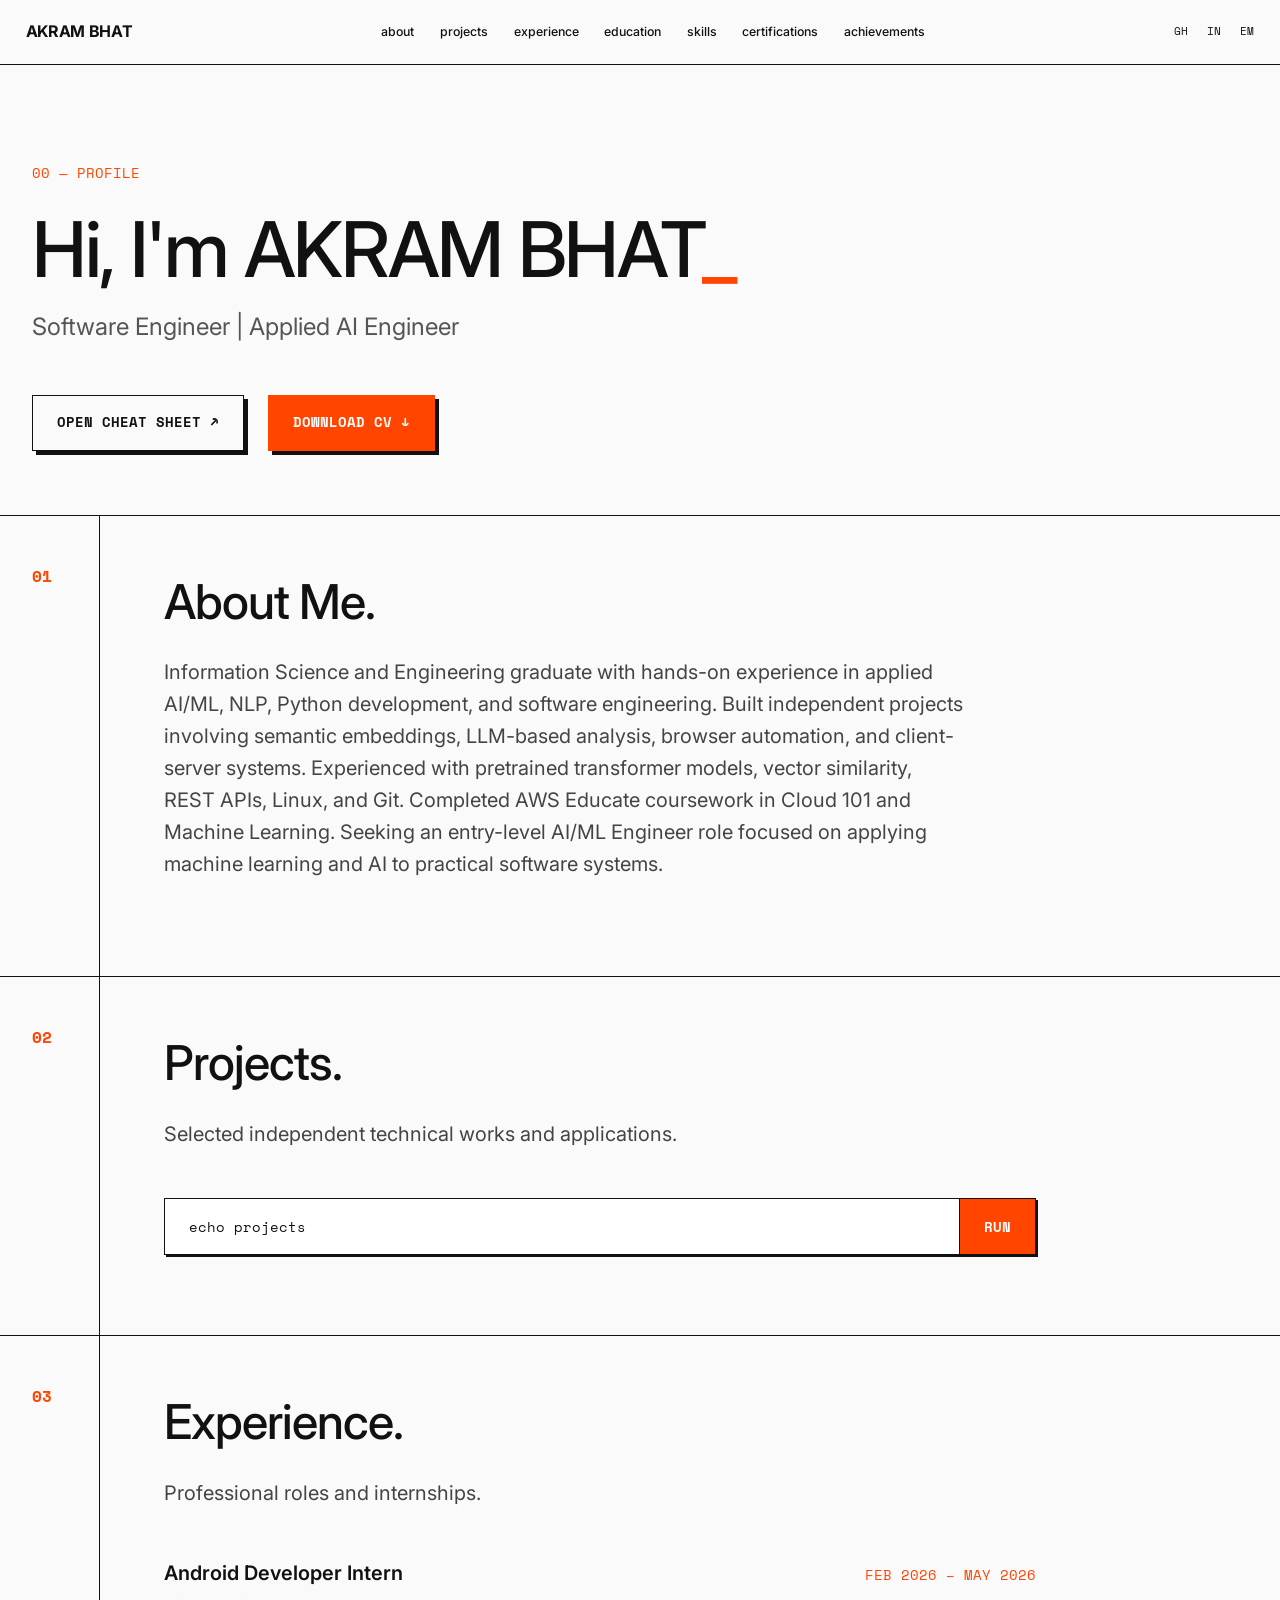
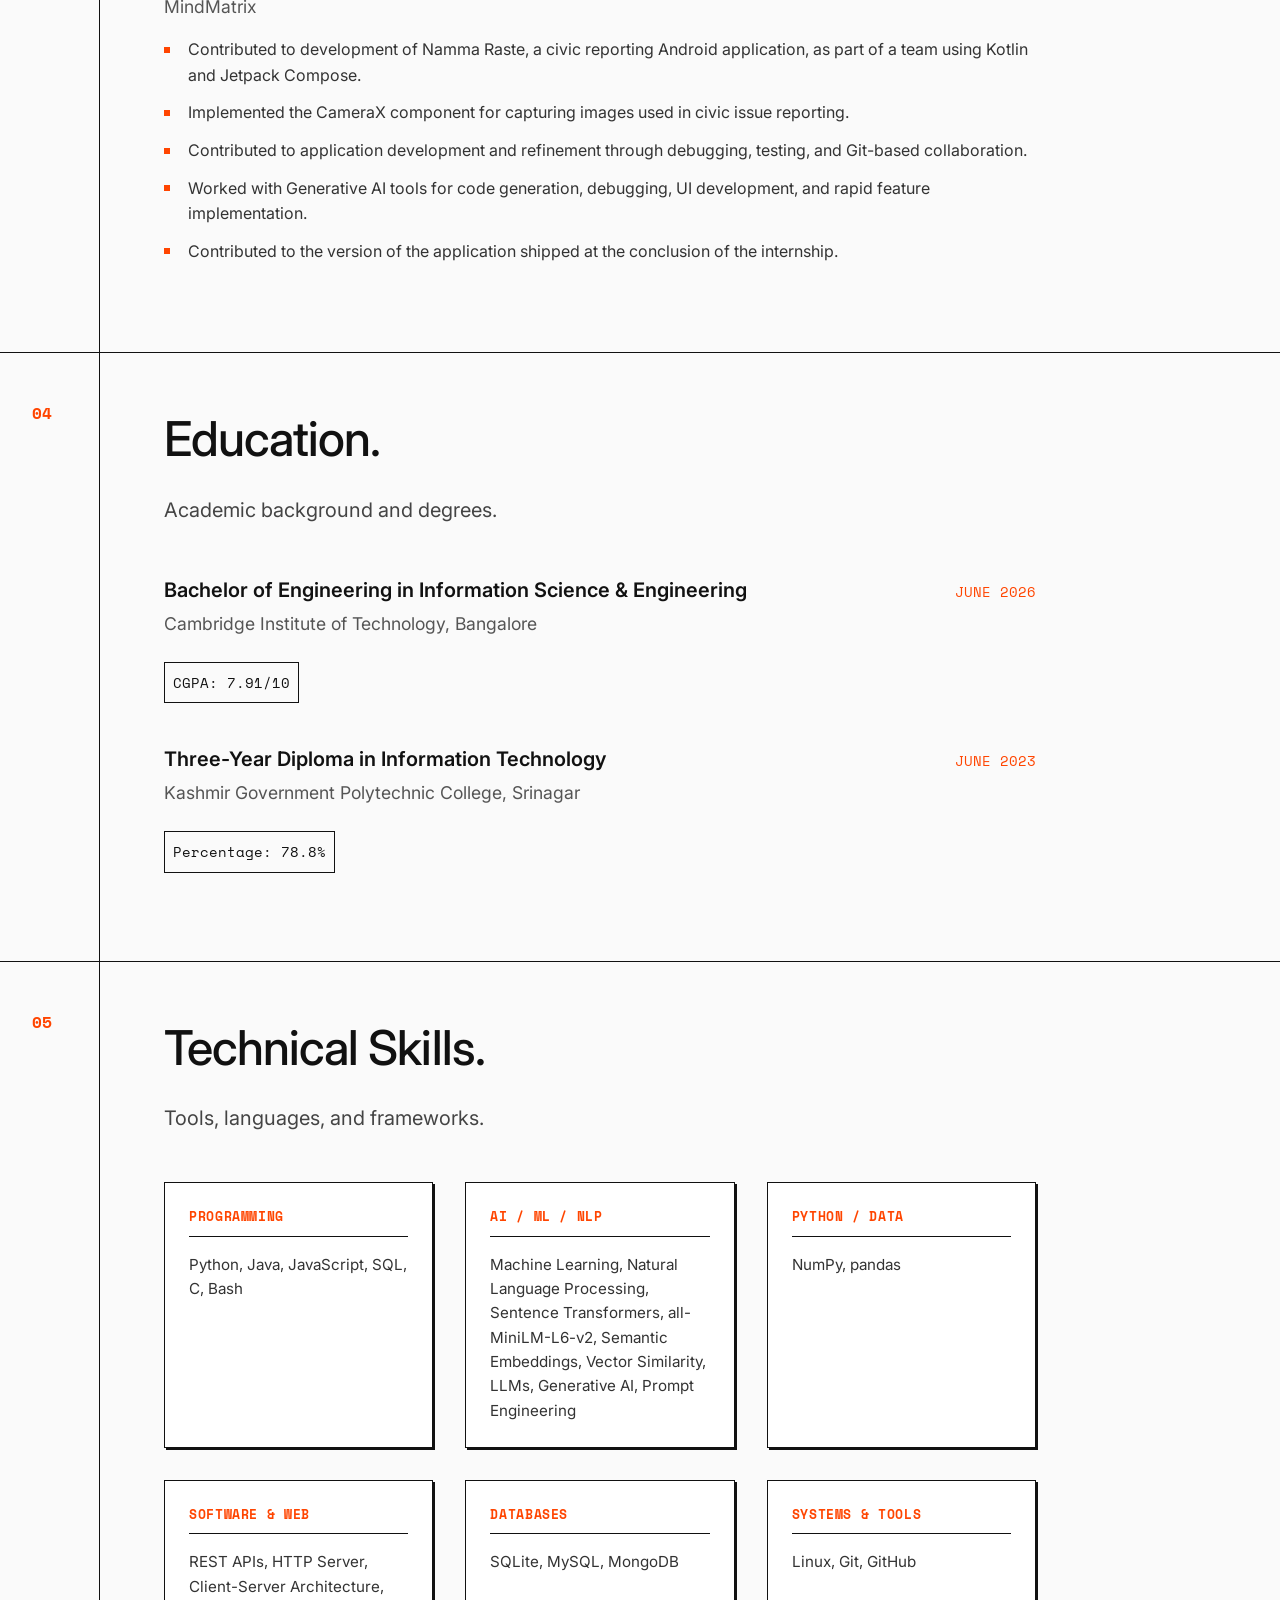
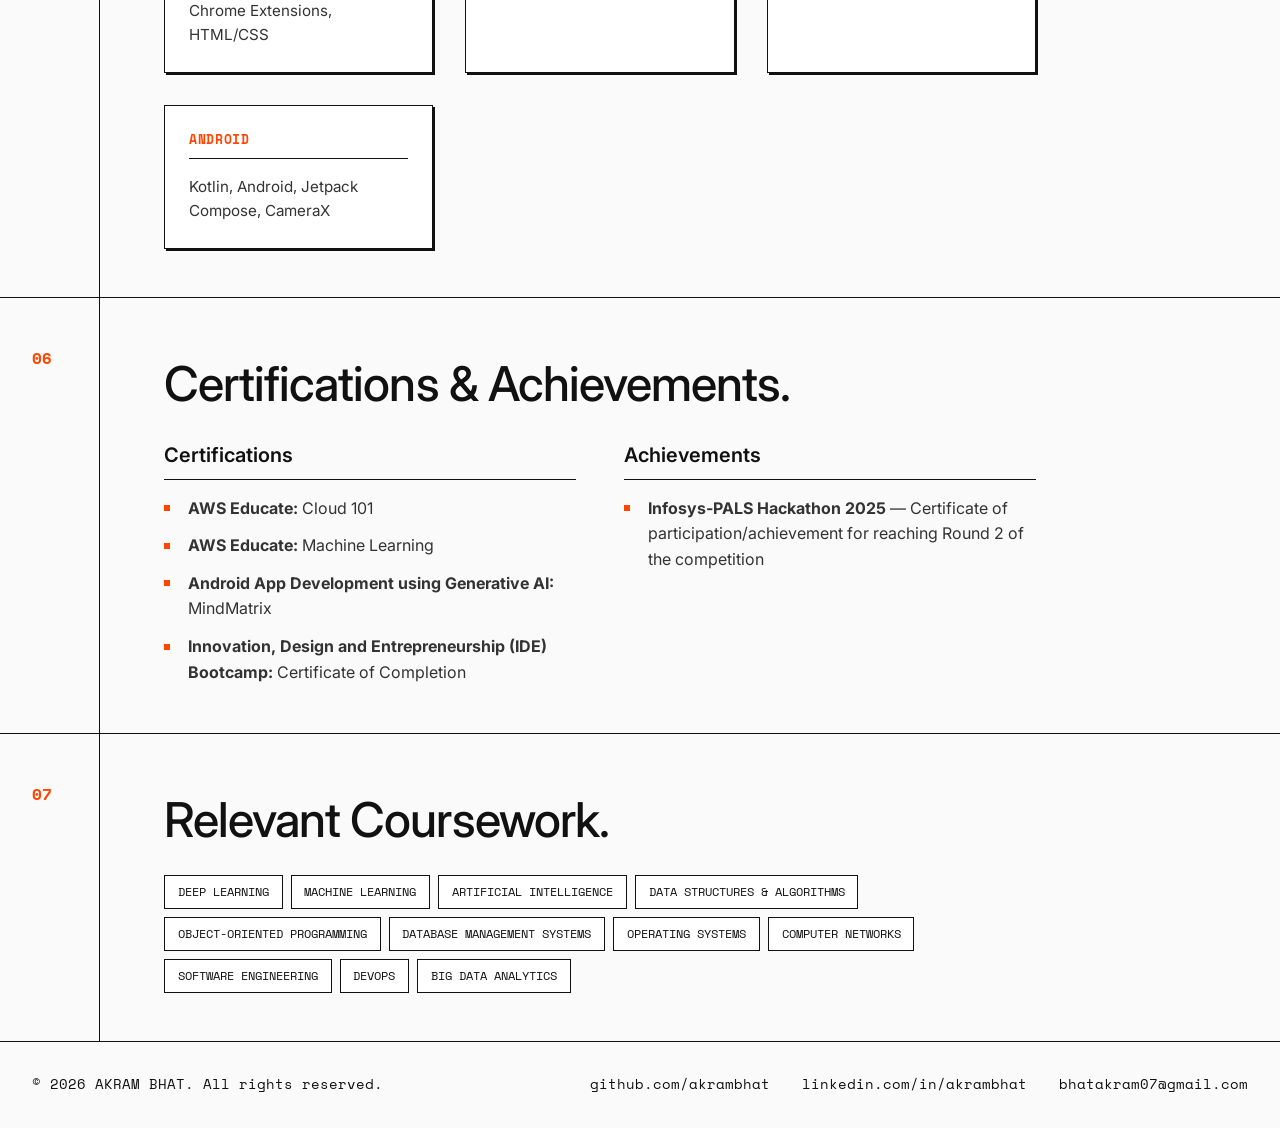
<file: index.html>
<!DOCTYPE html>
<html lang="en">
<head>
    <meta charset="UTF-8">
    <meta name="viewport" content="width=device-width, initial-scale=1.0">
    <title>Akram Iyaz Bhat - Portfolio</title>
    <!-- Use Inter and Space Mono as specified/existing -->
    <link href="https://fonts.googleapis.com/css2?family=Inter:wght@400;500;600;700&family=Space+Mono:wght@400;700&display=swap" rel="stylesheet">
    <link rel="stylesheet" href="style.css">
</head>
<body>

    <header class="site-header">
        <div class="header-logo" id="nav-logo">AKRAM IYAZ BHAT</div>
        <nav class="header-nav" id="nav-menu">
            <a href="#about">About</a>
            <a href="#projects">Projects</a>
            <a href="#experience">Experience</a>
            <a href="#education">Education</a>
            <a href="#skills">Skills</a>
            <a href="#certifications">Certifications</a>
            <a href="#achievements">Achievements</a>
        </nav>
        <div class="header-links" id="nav-social-links">
            <!-- Populated by JS -->
        </div>
        <button id="hamburger-btn" class="hamburger-btn">[ MENU ]</button>
    </header>

    <!-- Mobile Nav Overlay -->
    <div id="mobile-nav" class="mobile-nav">
        <div class="mobile-nav-inner">
            <a href="#about">About</a>
            <a href="#projects">Projects</a>
            <a href="#experience">Experience</a>
            <a href="#education">Education</a>
            <a href="#skills">Skills</a>
            <a href="#certifications">Certifications</a>
            <a href="#achievements">Achievements</a>
        </div>
    </div>

    <main class="main-content">
        <!-- HERO -->
        <section class="section-hero">
            <div class="hero-inner">
                <p class="hero-label" id="hero-label">00 — PROFILE</p>
                <h1 class="hero-title">Hi, I'm <span id="typed-name">AKRAM BHAT</span><span class="cursor">_</span></h1>
                <h2 class="hero-subtitle" id="hero-subtitle">Software Engineer | Applied AI Engineer</h2>
                
                <div class="hero-actions" id="hero-actions">
                    <!-- Populated by JS -->
                </div>
            </div>
        </section>

        <!-- ABOUT -->
        <section id="about" class="editorial-section">
            <div class="section-grid">
                <div class="col-meta">
                    <span class="step-num">01</span>
                </div>
                <div class="col-content">
                    <h2 class="section-heading">About Me.</h2>
                    <p class="section-subtext" id="about-text"></p>
                </div>
            </div>
        </section>

        <!-- PROJECTS -->
        <section id="projects" class="editorial-section">
            <div class="section-grid">
                <div class="col-meta">
                    <span class="step-num">02</span>
                </div>
                <div class="col-content">
                    <h2 class="section-heading">Projects.</h2>
                    <p class="section-subtext">Selected independent technical works and applications.</p>
                    
                    <div class="command-box">
                        <div class="command-text">echo projects</div>
                        <button id="run-projects-btn" class="command-btn">RUN</button>
                    </div>

                    <div id="projects-list-container" class="projects-list hidden">
                        <!-- Populated by JS -->
                    </div>
                </div>
            </div>
        </section>

        <!-- EXPERIENCE -->
        <section id="experience" class="editorial-section">
            <div class="section-grid">
                <div class="col-meta">
                    <span class="step-num">03</span>
                </div>
                <div class="col-content">
                    <h2 class="section-heading">Experience.</h2>
                    <p class="section-subtext">Professional roles and internships.</p>
                    <div id="experience-container">
                        <!-- Populated by JS -->
                    </div>
                </div>
            </div>
        </section>

        <!-- EDUCATION -->
        <section id="education" class="editorial-section">
            <div class="section-grid">
                <div class="col-meta">
                    <span class="step-num">04</span>
                </div>
                <div class="col-content">
                    <h2 class="section-heading">Education.</h2>
                    <p class="section-subtext">Academic background and degrees.</p>
                    <div id="education-container">
                        <!-- Populated by JS -->
                    </div>
                </div>
            </div>
        </section>

        <!-- SKILLS -->
        <section id="skills" class="editorial-section">
            <div class="section-grid">
                <div class="col-meta">
                    <span class="step-num">05</span>
                </div>
                <div class="col-content">
                    <h2 class="section-heading">Technical Skills.</h2>
                    <p class="section-subtext">Tools, languages, and frameworks.</p>
                    <div class="skills-grid" id="skills-container">
                        <!-- Populated by JS -->
                    </div>
                </div>
            </div>
        </section>

        <!-- CERTIFICATIONS & ACHIEVEMENTS -->
        <section id="certifications" class="editorial-section">
            <div class="section-grid">
                <div class="col-meta">
                    <span class="step-num">06</span>
                </div>
                <div class="col-content">
                    <h2 class="section-heading">Certifications & Achievements.</h2>
                    
                    <div class="split-content">
                        <div class="split-col">
                            <h3 class="minor-heading">Certifications</h3>
                            <ul class="editorial-list" id="certifications-container">
                                <!-- Populated by JS -->
                            </ul>
                        </div>
                        <div class="split-col">
                            <h3 class="minor-heading">Achievements</h3>
                            <ul class="editorial-list" id="achievements-container">
                                <!-- Populated by JS -->
                            </ul>
                        </div>
                    </div>
                </div>
            </div>
        </section>

        <!-- COURSEWORK -->
        <section id="achievements-coursework" class="editorial-section" style="border-bottom: none;">
            <div class="section-grid">
                <div class="col-meta">
                    <span class="step-num">07</span>
                </div>
                <div class="col-content">
                    <h2 class="section-heading">Relevant Coursework.</h2>
                    <div class="coursework-tags" id="coursework-container">
                        <!-- Populated by JS -->
                    </div>
                </div>
            </div>
        </section>
    </main>

    <footer class="site-footer">
        <div class="footer-left" id="footer-left">
            <!-- Populated by JS -->
        </div>
        <div class="footer-right" id="footer-right">
            <!-- Populated by JS -->
        </div>
    </footer>

    <!-- Load data first, then logic -->
    <script src="data/portfolio.js"></script>
    <script src="script.js"></script>
</body>
</html>
</file>
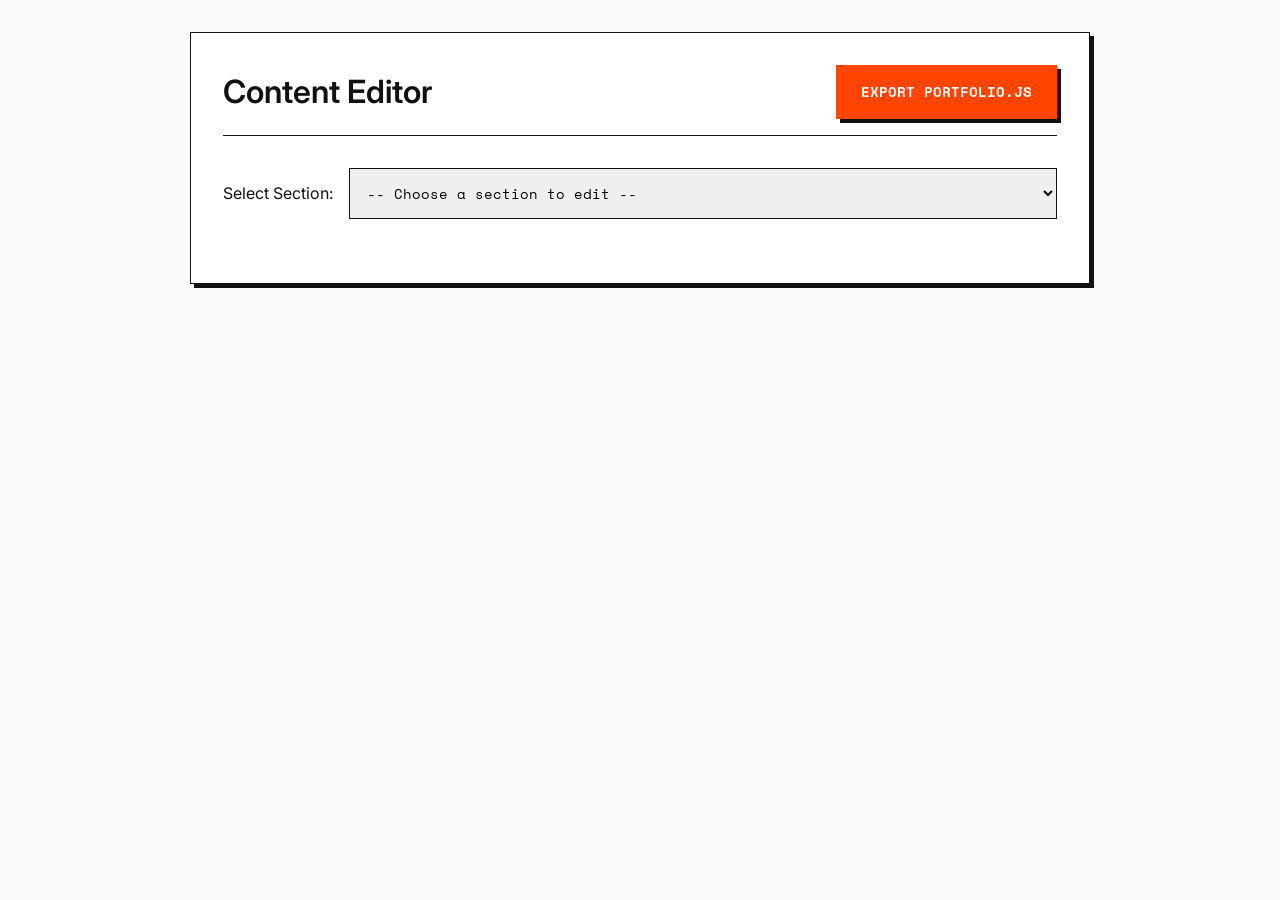
<file: admin.html>
<!DOCTYPE html>
<html lang="en">
<head>
    <meta charset="UTF-8">
    <meta name="viewport" content="width=device-width, initial-scale=1.0">
    <title>Portfolio Content Editor</title>
    <!-- Use Inter and Space Mono as specified/existing -->
    <link href="https://fonts.googleapis.com/css2?family=Inter:wght@400;500;600;700&family=Space+Mono:wght@400;700&display=swap" rel="stylesheet">
    <link rel="stylesheet" href="style.css">
    <style>
        /* Admin specific styles */
        body { padding: 2rem; }
        .admin-container { max-width: 900px; margin: 0 auto; background: #fff; border: 1px solid var(--border); padding: 2rem; box-shadow: var(--shadow); }
        .admin-header { display: flex; justify-content: space-between; align-items: center; margin-bottom: 2rem; border-bottom: 1px solid var(--border); padding-bottom: 1rem; }
        .admin-title { font-size: 2rem; font-weight: 600; }
        .form-group { margin-bottom: 1.5rem; }
        .form-group label { display: block; font-family: var(--font-mono); font-size: 0.85rem; font-weight: 700; margin-bottom: 0.5rem; color: var(--accent); }
        .form-control { width: 100%; padding: 0.8rem; border: 1px solid var(--border); font-family: var(--font-sans); font-size: 1rem; }
        textarea.form-control { min-height: 120px; resize: vertical; }
        .btn-group { display: flex; gap: 1rem; margin-top: 1rem; }
        .btn-danger { background: #d90429; color: #fff; border-color: #d90429; }
        .btn-danger:hover { background: #ef233c; border-color: #ef233c; }
        .section-selector { display: flex; gap: 1rem; margin-bottom: 2rem; align-items: center; }
        .section-selector select { padding: 0.8rem; border: 1px solid var(--border); font-family: var(--font-mono); font-size: 0.9rem; flex-grow: 1; }
        .array-item { border: 1px solid #ccc; padding: 1rem; margin-bottom: 1rem; background: #fafafa; position: relative; }
        .array-item-remove { position: absolute; top: 0.5rem; right: 0.5rem; background: none; border: none; font-size: 1.5rem; color: #d90429; cursor: pointer; }
    </style>
</head>
<body>
    <div class="admin-container">
        <div class="admin-header">
            <h1 class="admin-title">Content Editor</h1>
            <button id="export-btn" class="btn btn-secondary">EXPORT PORTFOLIO.JS</button>
        </div>

        <div class="section-selector">
            <label for="section-select">Select Section:</label>
            <select id="section-select">
                <option value="">-- Choose a section to edit --</option>
                <option value="personal">Personal Information</option>
                <option value="hero">Hero</option>
                <option value="profile">Professional Profile</option>
                <option value="education">Education</option>
                <option value="experience">Experience</option>
                <option value="projects">Projects</option>
                <option value="skills">Technical Skills</option>
                <option value="certifications">Certifications</option>
                <option value="achievements">Achievements</option>
                <option value="coursework">Coursework</option>
            </select>
        </div>

        <div id="editor-form-container">
            <!-- Form fields injected here by admin.js -->
        </div>
        
        <div class="btn-group" id="editor-actions" style="display: none;">
            <button id="save-section-btn" class="btn btn-primary">SAVE SECTION CHANGES</button>
        </div>
    </div>

    <!-- Load data first, then logic -->
    <script src="data/portfolio.js"></script>
    <script src="admin.js"></script>
</body>
</html>
</file>
<file: style.css>
/* --- CSS RESET & BASE VARIABLES --- */
:root {
    --bg: #fafafa;
    --fg: #111;
    --border: #111;
    --accent: #ff4500; /* Vivid orange */
    --accent-hover: #e03e00;
    --font-sans: 'Inter', sans-serif;
    --font-mono: 'Space Mono', monospace;
    --shadow: 4px 4px 0px #111;
}

* {
    margin: 0;
    padding: 0;
    box-sizing: border-box;
}

html {
    scroll-behavior: smooth;
    font-size: 16px;
}

body {
    background-color: var(--bg);
    color: var(--fg);
    font-family: var(--font-sans);
    line-height: 1.6;
    overflow-x: hidden;
    -webkit-font-smoothing: antialiased;
}

a {
    color: inherit;
    text-decoration: none;
}

/* --- SELECTION STYLING --- */
::selection {
    background-color: var(--accent);
    color: #fff;
}
::-moz-selection {
    background-color: var(--accent);
    color: #fff;
}

/* --- HEADER --- */
.site-header {
    display: flex;
    justify-content: space-between;
    align-items: center;
    padding: 1.2rem 1.6rem;
    border-bottom: 1px solid var(--border);
    position: sticky;
    top: 0;
    background-color: var(--bg);
    z-index: 100;
}

.header-logo {
    font-weight: 700;
    font-size: 1rem;
    letter-spacing: -0.02em;
}

.header-nav {
    display: flex;
    gap: 1.6rem;
}

.header-nav a {
    font-family: var(--font-sans);
    font-size: 0.77rem;
    font-weight: 500;
    text-transform: lowercase;
    transition: color 0.2s;
}

.header-nav a:hover {
    color: var(--accent);
}

.header-links {
    display: flex;
    gap: 1.2rem;
}

.header-links a {
    font-family: var(--font-mono);
    font-size: 0.69rem;
    transition: color 0.2s;
}

.header-links a:hover {
    color: var(--accent);
}

.hamburger-btn {
    display: none;
    background: none;
    border: none;
    font-family: var(--font-mono);
    font-size: 0.73rem;
    cursor: pointer;
}

/* --- MOBILE NAV --- */
.mobile-nav {
    position: fixed;
    top: 0;
    right: -100%;
    width: 100%;
    height: 100vh;
    background-color: var(--bg);
    z-index: 90;
    border-left: 1px solid var(--border);
    transition: right 0.3s ease;
    display: flex;
    align-items: center;
    justify-content: center;
}

.mobile-nav.active {
    right: 0;
}

.mobile-nav-inner {
    display: flex;
    flex-direction: column;
    gap: 1.6rem;
    text-align: center;
}

.mobile-nav-inner a {
    font-size: 1.62rem;
    font-weight: 600;
    letter-spacing: -0.02em;
}

.mobile-nav-inner a:hover {
    color: var(--accent);
}

/* --- MAIN CONTENT & GRID --- */
.main-content {
    max-width: 1400px;
    margin: 0 auto;
}

.section-hero {
    padding: 6rem 2rem 4rem 2rem;
    border-bottom: 1px solid var(--border);
}

.hero-inner {
    max-width: 900px;
}

.hero-label {
    font-family: var(--font-mono);
    color: var(--accent);
    font-size: 0.9rem;
    margin-bottom: 1.5rem;
}

.hero-title {
    font-size: clamp(3rem, 6vw, 5rem);
    font-weight: 500;
    letter-spacing: -0.03em;
    line-height: 1.1;
    margin-bottom: 1rem;
}

.hero-subtitle {
    font-size: 1.5rem;
    font-weight: 400;
    color: #555;
    margin-bottom: 3rem;
}

.cursor {
    color: var(--accent);
    animation: blink 1s step-start infinite;
}

@keyframes blink {
    50% { opacity: 0; }
}

.hero-actions {
    display: flex;
    gap: 1.5rem;
    flex-wrap: wrap;
}

.btn {
    display: inline-flex;
    align-items: center;
    padding: 1rem 1.5rem;
    font-family: var(--font-mono);
    font-size: 0.85rem;
    font-weight: 700;
    border: 1px solid var(--border);
    cursor: pointer;
    transition: transform 0.1s, box-shadow 0.1s;
}

.btn-primary {
    background-color: var(--bg);
    color: var(--fg);
    box-shadow: var(--shadow);
}

.btn-primary:hover {
    transform: translate(2px, 2px);
    box-shadow: 2px 2px 0px #111;
}

.btn-secondary {
    background-color: var(--accent);
    color: white;
    border-color: var(--accent);
    box-shadow: 4px 4px 0px rgba(0,0,0,0.2); /* A slightly softer shadow for the dark button to stand out, or keep it black */
    box-shadow: var(--shadow);
}
.btn-secondary:hover {
    background-color: var(--accent-hover);
    border-color: var(--accent-hover);
    transform: translate(2px, 2px);
    box-shadow: 2px 2px 0px #111;
}


/* --- EDITORIAL SECTIONS --- */
.editorial-section {
    border-bottom: 1px solid var(--border);
}

.section-grid {
    display: grid;
    grid-template-columns: 100px 1fr;
    min-height: 300px;
}

.col-meta {
    padding: 3rem 2rem;
    border-right: 1px solid var(--border);
}

.step-num {
    font-family: var(--font-mono);
    color: var(--accent);
    font-size: 1rem;
    font-weight: 700;
}

.col-content {
    padding: 3rem 4rem;
    max-width: 1000px;
}

.section-heading {
    font-size: 3rem;
    font-weight: 500;
    letter-spacing: -0.02em;
    margin-bottom: 1rem;
}

.section-subtext {
    font-size: 1.25rem;
    color: #444;
    margin-bottom: 3rem;
    max-width: 800px;
}

.editorial-list {
    list-style: none;
    margin-top: 1rem;
    display: flex;
    flex-direction: column;
    gap: 0.75rem;
}

.editorial-list li {
    position: relative;
    padding-left: 1.5rem;
    color: #333;
}

.editorial-list li::before {
    content: '';
    position: absolute;
    left: 0;
    top: 0.6rem;
    width: 6px;
    height: 6px;
    background-color: var(--accent);
}

/* --- PROJECTS --- */
.projects-list {
    display: flex;
    flex-direction: column;
    gap: 3rem;
}

.project-entry {
    border: 1px solid var(--border);
    padding: 2rem;
    background-color: #fff;
    box-shadow: var(--shadow);
}

.project-header {
    display: flex;
    justify-content: space-between;
    align-items: baseline;
    margin-bottom: 1rem;
    flex-wrap: wrap;
    gap: 1rem;
}

.project-title {
    font-size: 1.5rem;
    font-weight: 600;
    letter-spacing: -0.01em;
}

.project-link {
    font-family: var(--font-mono);
    font-size: 0.85rem;
    font-weight: 700;
    border: 1px solid var(--border);
    padding: 0.4rem 0.8rem;
    transition: background 0.2s, color 0.2s;
}

.project-link:hover {
    background: var(--fg);
    color: var(--bg);
}

.project-tech {
    display: flex;
    flex-wrap: wrap;
    gap: 0.5rem;
    margin-bottom: 1.5rem;
}

.project-tech span {
    font-family: var(--font-mono);
    font-size: 0.7rem;
    letter-spacing: 0.05em;
    padding: 0.2rem 0.5rem;
    border: 1px solid var(--border);
    color: var(--accent);
}

/* --- COMMAND BOXES --- */
.command-box {
    display: flex;
    align-items: stretch;
    border: 1px solid var(--border);
    background: #fff;
    margin-bottom: 2rem;
    box-shadow: 2px 2px 0px #111;
}

.command-text {
    font-family: var(--font-mono);
    font-size: 0.9rem;
    padding: 1rem 1.5rem;
    flex-grow: 1;
    overflow-x: auto;
    white-space: nowrap;
}

.command-btn {
    font-family: var(--font-mono);
    font-size: 0.9rem;
    font-weight: 700;
    padding: 1rem 1.5rem;
    border: none;
    border-left: 1px solid var(--border);
    background-color: var(--accent);
    color: white;
    cursor: pointer;
    transition: background 0.2s, color 0.2s;
    outline: none;
}

.command-btn:hover, .command-btn:focus {
    background-color: var(--accent-hover);
}

.clone-box {
    margin-top: 2rem;
    margin-bottom: 0;
    box-shadow: none; /* Keep it flat inside project card to avoid too many shadows */
}

.hidden {
    display: none !important;
}

/* --- EXPERIENCE & EDUCATION --- */
.exp-entry, .edu-entry {
    margin-bottom: 2.5rem;
}

.exp-header, .edu-header {
    display: flex;
    justify-content: space-between;
    align-items: baseline;
    margin-bottom: 0.25rem;
    flex-wrap: wrap;
}

.exp-title, .edu-title {
    font-size: 1.25rem;
    font-weight: 600;
}

.exp-date, .edu-date {
    font-family: var(--font-mono);
    font-size: 0.85rem;
    color: var(--accent);
}

.exp-company, .edu-institution {
    font-size: 1.1rem;
    color: #555;
    margin-bottom: 1rem;
}

.edu-score {
    font-family: var(--font-mono);
    font-size: 0.9rem;
    padding: 0.5rem;
    border: 1px solid var(--border);
    display: inline-block;
    margin-top: 0.5rem;
}

/* --- SKILLS --- */
.skills-grid {
    display: grid;
    grid-template-columns: repeat(auto-fit, minmax(250px, 1fr));
    gap: 2rem;
}

.skill-block {
    border: 1px solid var(--border);
    padding: 1.5rem;
    background: #fff;
    box-shadow: 2px 2px 0px #111;
}

.skill-cat {
    font-family: var(--font-mono);
    font-size: 0.8rem;
    font-weight: 700;
    color: var(--accent);
    margin-bottom: 1rem;
    letter-spacing: 0.05em;
    border-bottom: 1px solid var(--border);
    padding-bottom: 0.5rem;
}

.skill-items {
    font-size: 0.95rem;
    color: #333;
}

/* --- MISC SECTIONS --- */
.split-content {
    display: grid;
    grid-template-columns: 1fr 1fr;
    gap: 3rem;
}

.minor-heading {
    font-size: 1.25rem;
    font-weight: 600;
    margin-bottom: 1rem;
    border-bottom: 1px solid var(--border);
    padding-bottom: 0.5rem;
}

.coursework-tags {
    display: flex;
    flex-wrap: wrap;
    gap: 0.5rem;
}

.coursework-tags span {
    font-family: var(--font-mono);
    font-size: 0.75rem;
    padding: 0.4rem 0.8rem;
    border: 1px solid var(--border);
    background: #fff;
}

/* --- FOOTER --- */
.site-footer {
    display: flex;
    justify-content: space-between;
    align-items: center;
    padding: 2rem;
    font-family: var(--font-mono);
    font-size: 0.85rem;
    border-top: 1px solid var(--border);
    flex-wrap: wrap;
    gap: 1.5rem;
}

.footer-right {
    display: flex;
    gap: 2rem;
    flex-wrap: wrap;
}

.footer-right a:hover {
    color: var(--accent);
    text-decoration: underline;
}

/* --- RESPONSIVE --- */
@media (max-width: 1024px) {
    .section-grid {
        grid-template-columns: 80px 1fr;
    }
    .col-content {
        padding: 3rem 2rem;
    }
}

@media (max-width: 768px) {
    .header-nav, .header-links {
        display: none;
    }
    .hamburger-btn {
        display: block;
    }
    
    .section-grid {
        grid-template-columns: 1fr;
    }
    
    .col-meta {
        border-right: none;
        border-bottom: 1px solid var(--border);
        padding: 1.5rem 2rem;
    }
    
    .col-content {
        padding: 2rem;
    }
    
    .split-content {
        grid-template-columns: 1fr;
    }
    
    .hero-title {
        font-size: 2.5rem;
    }
    
    .site-footer {
        flex-direction: column;
        align-items: flex-start;
    }
    .footer-right {
        flex-direction: column;
        gap: 0.5rem;
    }

    .command-box {
        flex-direction: column;
        align-items: stretch;
    }
    
    .command-btn {
        border-left: none;
        border-top: 1px solid var(--border);
        text-align: center;
        padding: 0.8rem 1.5rem;
    }
}
</file>
